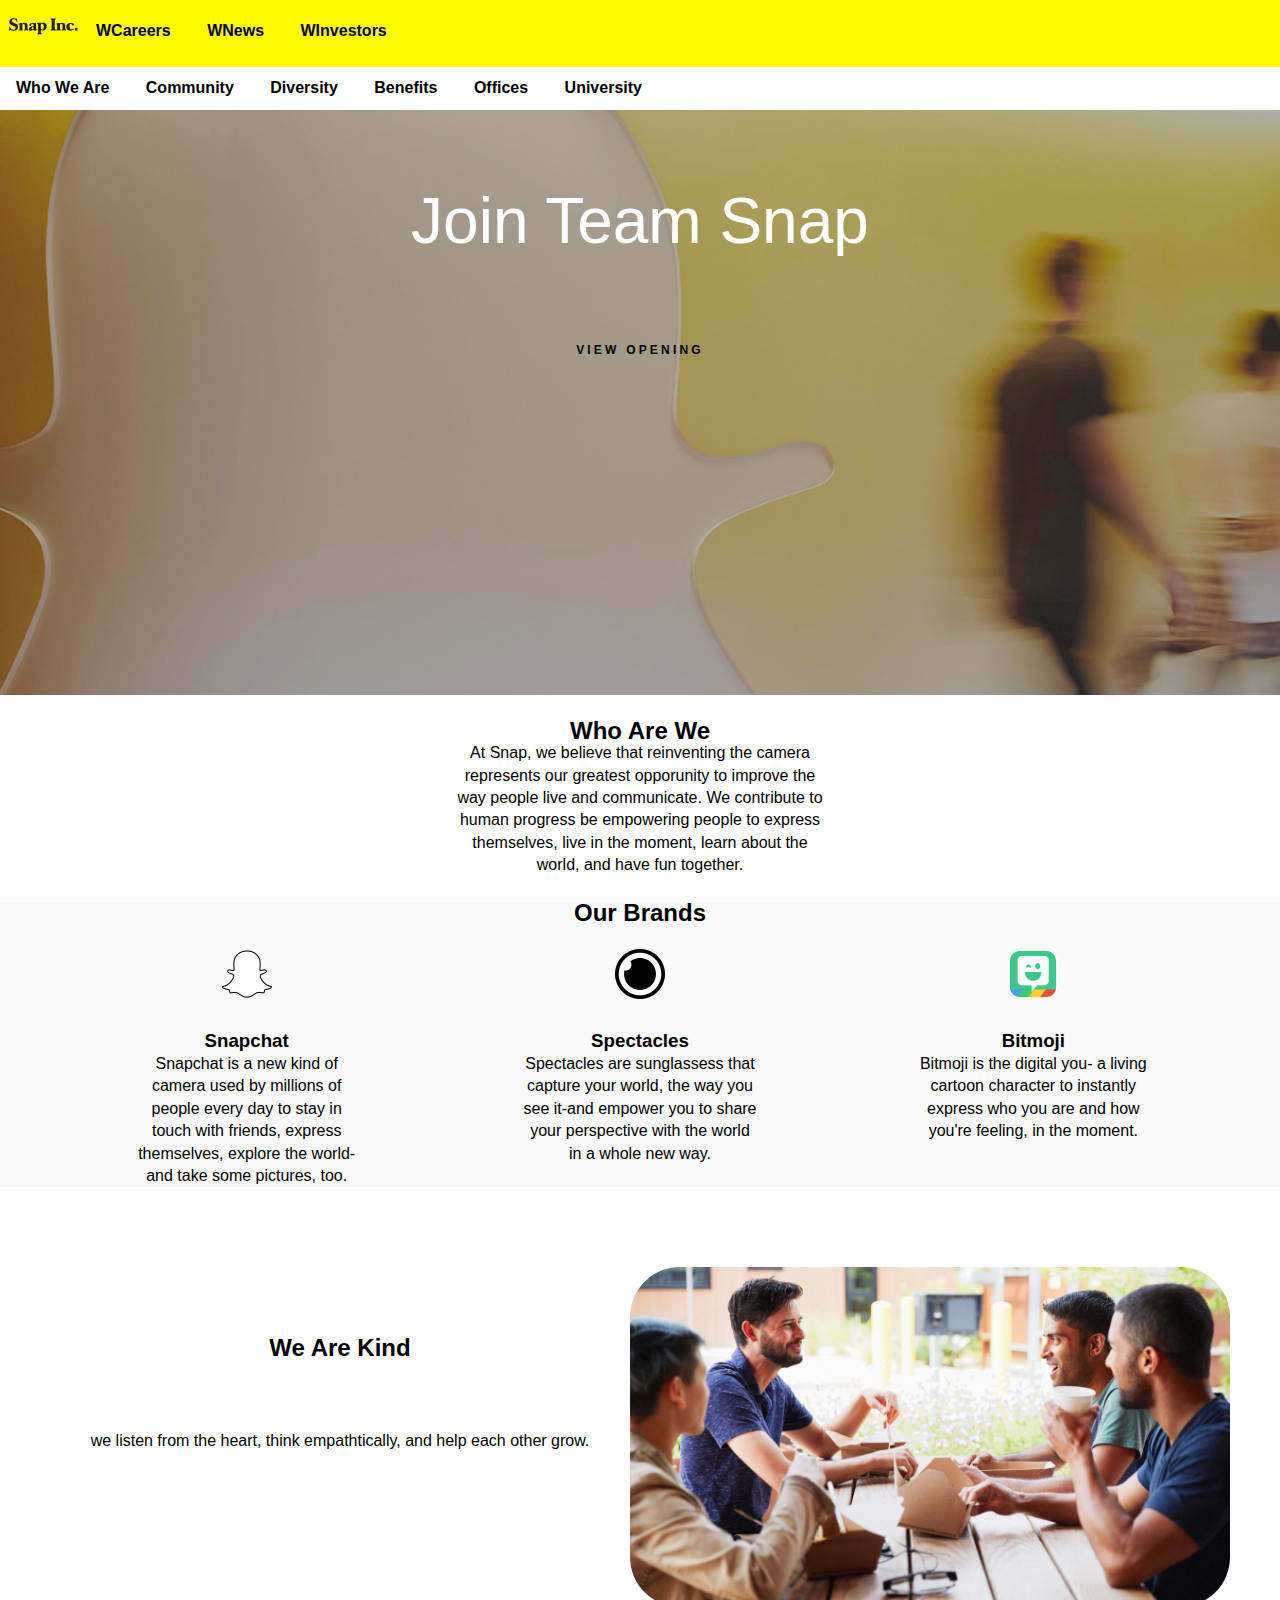
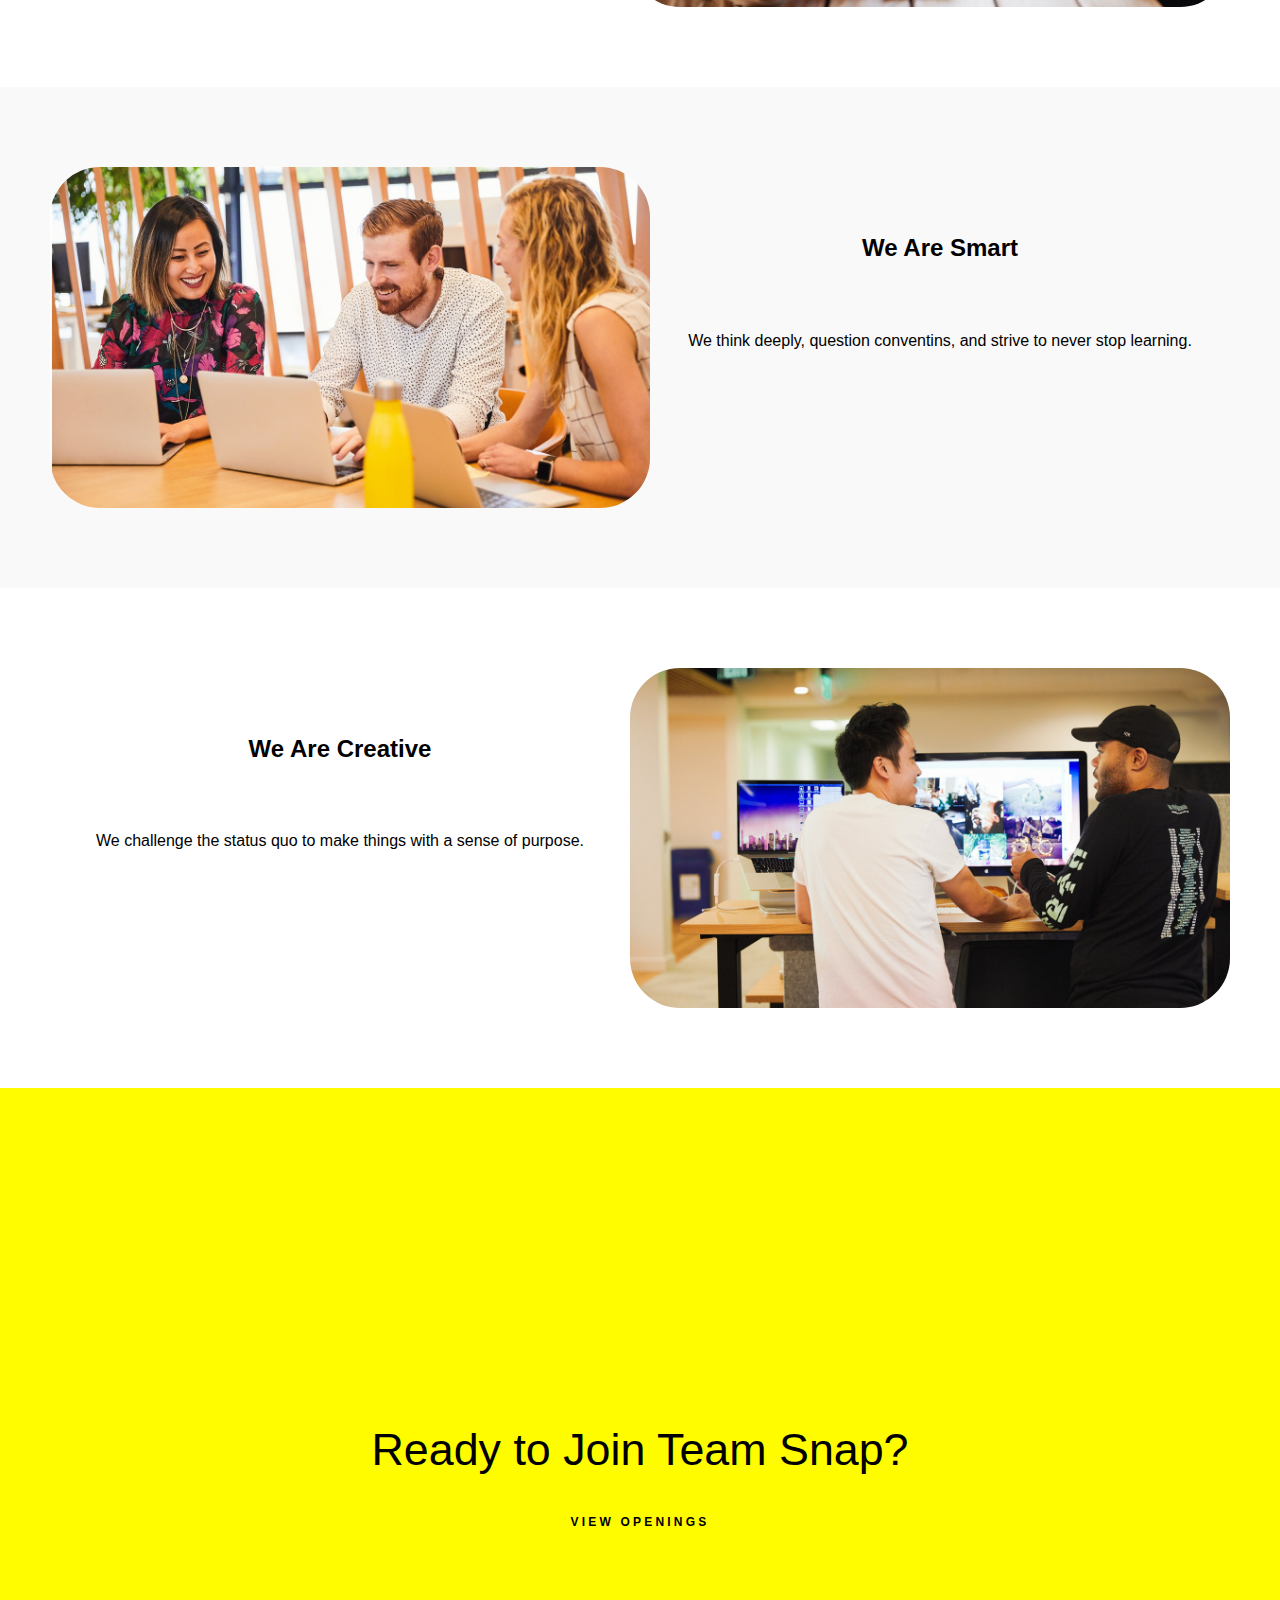
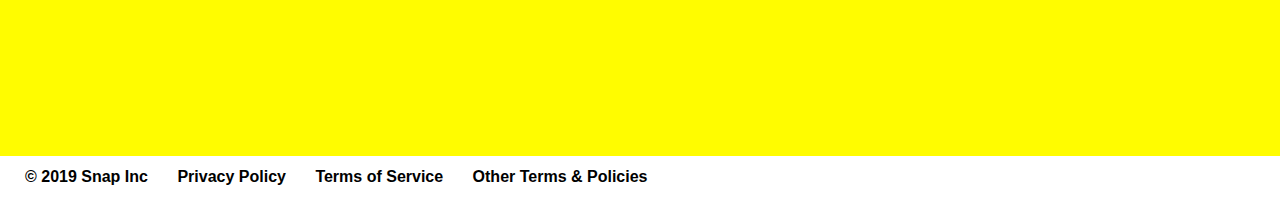
<file: index.html>
<!DOCTYPE html>
<html lang="en">
    <head>
        <title>snapchat2</title>
        <meta charset="UTF-8">
        <link rel="stylesheet" href="css/style.css">
    </head>

    <body>
        <header>
            <a target="_BLANK" href="https://www.snap.com/en-US/"><img src="img/logo.png"></a>
            
                <nav id="top">
                     <ul>
                        <li><a href="index.html">WCareers</a></li>
                        <li><a href="https://www.snap.com/en-US/news/" target="_BLANK">WNews</a></li>
                        <li><a href="https://investor.snap.com/company-profile" target="_BLANK">WInvestors</a></li>  
                    </ul>
                </nav> 
            
               

            
                <nav id="bottom">
                    <ul>
                    
                        <li><a href="index.html">Who We Are</a n></li>
    
                        <li><a target="_BLANK" href="https://careers.snap.com/community">Community</a></li>  
    
                        <li><a target="_BLANK" href="https://careers.snap.com/diversity">Diversity</a></li>
    
                        <li><a target="_BLANK" href="https://careers.snap.com/benefits">Benefits</a></li> 
    
                        <li><a target="_BLANK" href="https://careers.snap.com/offices">Offices</a></li>
    
                        <li><a target="_BLANK" href="https://careers.snap.com/university">University</a></li>
                    </ul>
    
                </nav> 
            
        </header>

        <main>
            <div id="overlay"></div>
            <h1>Join Team Snap</h1>
            <a href="https://www.snap.com/en-US/jobs/" target="_BLANK">View Opening</a>
        </main>

        <section id="whoarewe">
            <div><h2>Who Are We</h2></div>
            
            <p>At Snap, we believe that reinventing the camera represents our greatest opporunity to improve 
                the way people live and communicate. We contribute to human progress be empowering people to
                express themselves, live in the moment, learn about the world, and have fun together.
            </p>
        </section>

            <div id="brandcolor">
                <h2>Our Brands</h2 >
            </div>
        <section id="brands">


            <div>
                <img src="img/snapchat-ghost.png">
                <h3>Snapchat</h3>

                    <p>
                     Snapchat is a new kind of camera used by millions of people every day to stay in touch 
                     with friends, express themselves, explore the world- and take some pictures, too.
                    </p>
                
            </div>

            <div>
                <img src="img/spectacles.png">
                <h3>Spectacles</h3>

                <p>
                    Spectacles are sunglassess that capture your
                    world, the way you see it-and empower you 
                    to share your perspective with the world in a 
                    whole new way.
                </p>

            </div>

            <div>
                <img src="img/bitmoji.png">
                <h3>Bitmoji</h3>

                <p>
                    Bitmoji is the digital you- a living cartoon
                    character to instantly express who you are and 
                    how you're feeling, in the moment.
                </p>  

            </div>

        </section>

        <section id="radius">
            

                <div id="wearekind">

                    <div >
                    <h2>We Are Kind</h2>
                    <p>
                    we listen from the heart, think empathtically, and help each other grow.
    
                    </p>
                    </div>

                
                    <img src="img/kind.jpg" >
                </div>


                <div id="wearesmart">
                    <img src="img/smart.jpg" >
                    <div>

                    <h2>We Are Smart</h2>
    
                    <p>
                    We think deeply, question conventins, and strive to never stop learning.
                    </p>
                    </div>

                   

                </div>



                <div id="wearecreative">
                    <div>  

                    <h2>We Are Creative</h2>
                    <p>
                    We challenge the status quo to make things with a sense of purpose.
                    </p>
                    </div> 
                
                <img src="img/creative.jpg" >

            

        </section>

        <section id="readytojoin">
            <h2>Ready to Join Team Snap?</h2>
                <a href="https://www.snap.com/en-US/jobs/" target="_BLANK">View Openings</a>
        </section>

        <footer>
            <div>
            <h4>© 2019 Snap Inc </h4> 
            <h4>Privacy Policy</h4>
            <h4>Terms of Service</h4>
            <h4> Other Terms & Policies</h4> 
            </div>
        </footer>

        
    </body>
</html>
</file>
<file: css/style.css>
*
{
    margin: 0;
    padding: 0;
    box-sizing: border-box;
}

body
{
    font-family: Arial, Helvetica, sans-serif;
    line-height: 1.4rem;
    text-align: center;
    display: grid;
    grid-template-rows: auto 1fr auto;
    min-height: 100vh;
}

/*header */

header > nav > ul > li
{
    display: inline-block;
    padding: 10px 16px;
    font-weight: bold;
    
    
}
header img
{
    position: absolute;
    display:block;
    padding-top: 10px;

}

#top
{
    background-color: #fffc00;
    /*max-width: 1200px ;*/
    padding: 10px 0 15px 80px;
   
   
}


#bottom
{
    background-color: #ffffff;
    /*max-width: 1200px;*/
    

}

header
{
    position: sticky;
    top: 0;
    min-width: 1200px;
    text-align: left;

}





main
{
    height: 65vh;
    color: #ffffff;
    font-size: 2.0rem;
    
    
    
}

main > h1
{
    padding: 100px 0;
    font-weight: normal;
}

a
{
    text-decoration: none;
    color: #000000;
    padding: 50px 0;

}
#top a:hover
{
    text-decoration: underline;
    
}
#bottom  a:hover
{
    color: firebrick;
    text-decoration: underline;
    background-color: gray;
    border-radius: 90px;
    display: inline-block;
    padding: 0.4rem 0.4rem;
    
    
    
}

main a:hover
{
    color: firebrick;
    text-decoration: underline;
    background-color: gray;
    border-radius: 90px;
    display: inline-block;
    padding: 1rem 1rem;
    
}

main > a
{
    border: none;
    padding: 1rem 2rem;
    cursor: pointer;
    border-radius: 100px;
    text-transform: uppercase;
    font-size: 0.75rem;
    margin-top: 1rem;
    font-weight: bold;
    letter-spacing: 0.2rem;


}



#overlay
{
    position: absolute;
    z-index: -1;
    width: 100%;
    height: 100%;
    background-Image: url(../img/img-header.jpg);
    background-repeat: no-repeat;
    Background-size: cover;
    background-position: center center;  
    opacity: 0.9;
}

#whoarewe
{
    background-color: #ffffff;
    padding: 25px 450px;

    
}

#brands
{
    display: grid;
    grid-template-columns: 1fr 1fr 1fr;
    background-color: #f9f9f9;
    padding: 0 50px;
    
}

#brandcolor
{
    background-color: #f9f9f9;
}

#brands > div > img
{
    width: 100px;
    padding: 25px 25px;
}

#brands > div > p
{
    padding: 0 80px;
}


#wearekind
{
    display: grid;
    grid-template-columns: 1fr 1fr;
    padding: 80px 50px;
    
    
}

#wearesmart
{
    display: grid;
    grid-template-columns: 1fr 1fr;
    padding: 80px 50px;
    background-color: #f9f9f9;
}

#wearecreative
{
    display: grid;
    grid-template-columns: 1fr 1fr;
    padding: 80px 50px;
}

#radius  img
{
    border-radius: 50px;
    width: 600px;
}

#radius h2
{
    padding: 70px 25px;

}

#readytojoin
{
    background-color: #fffc00;
    height:668px;
    padding-top: 300px;
    
}

#readytojoin > h2
{
    font-size: 2.8rem;
    padding: 50px 0;
    font-weight: normal;

}

#readytojoin > a
{
    border: none;
    padding: 1rem 2rem;
    cursor: pointer;
    border-radius: 100px;
    text-transform: uppercase;
    font-size: 0.75rem;
    margin-top: 1rem;
    font-weight: bold;
    letter-spacing: 0.2rem;

}

#readytojoin > a:hover
{
    color: firebrick;
    text-decoration: underline;
    background-color: gray;
    border-radius: 90px;
    display: inline-block;
    padding: 1rem 1rem;
    
}

footer > div > h4
{
    display: inline-block;
    padding: 10px 0 10px 25px;
}

footer > div
{
    text-align: left;
   
}

@media (max-width:576px)
{
    main{ background-color:red;}
}

@media (min-width: 577px) and (max-width: 1000.00px) 
{
    body
{
    line-height: 2.0rem;
    font-size: 2.0rem;
    
}

    header > nav > ul > li
{
    display: block;
    text-align: center;
}

#top
{
    padding-right: 85px;
}

#bottom
{
    background-color: #f9f9f9; 
}

#overlay
{
    min-width: 1200px;
}

#whoarewe > div > h2
{
  padding-bottom: 15px;
}

#whoarewe
{
     padding: 25px 225px;
}

#brandcolor
{
    padding: 10px 0;

}

#brands
{
padding: 0 25px;
}





#brands
{
  
    grid-template-columns: 1fr;
}

    #wearekind
{
    
    grid-template-columns:  1fr;
    padding-left: 00px;
}


#radius  img
{
  margin: 0 auto;
}

#wearesmart
{
    
    grid-template-columns: 1fr;
}
#wearecreative
{
    
    grid-template-columns: 1fr;
}


}


@media (min-width: 1000.00px)
{
    #overlay
{
    min-width: 1200px;
}

}
</file>
